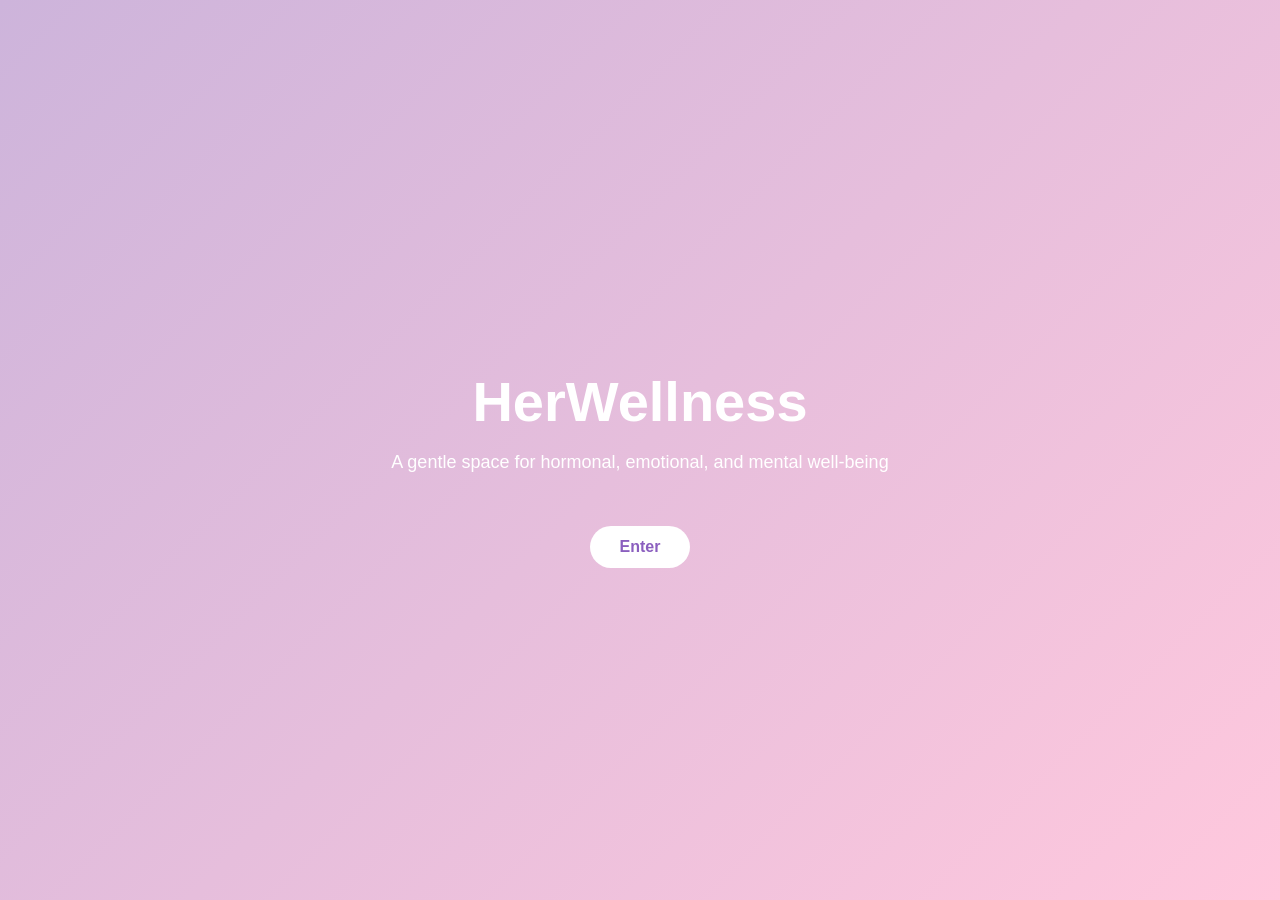
<file: index.html>
<!DOCTYPE html>
<html lang="en">
<head>
  <meta charset="UTF-8">
  <title>HerWellness</title>
  <meta name="viewport" content="width=device-width, initial-scale=1.0">

  <style>
    * {
      box-sizing: border-box;
      font-family: "Segoe UI", sans-serif;
    }

    body {
      margin: 0;
      height: 100vh;
      background: linear-gradient(135deg, #cdb4db, #ffc8dd);
      display: flex;
      justify-content: center;
      align-items: center;
      color: #fff;
      overflow: hidden;
    }

    .landing {
      text-align: center;
      max-width: 700px;
      padding: 20px;
    }

    /* Text animations */
    .title {
      font-size: 56px;
      font-weight: 700;
      margin-bottom: 15px;
      opacity: 0;
      animation: fadeUp 1.4s ease forwards;
    }

    .tagline {
      font-size: 18px;
      opacity: 0;
      animation: fadeUp 1.4s ease forwards;
      animation-delay: 0.6s;
    }

    .enter-btn {
      display: inline-block;
      margin-top: 35px;
      padding: 12px 30px;
      background: #fff;
      color: #8b5fbf;
      border-radius: 30px;
      text-decoration: none;
      font-weight: 600;
      opacity: 0;
      animation: fadeUp 1.4s ease forwards;
      animation-delay: 1.2s;
    }

    @keyframes fadeUp {
      from {
        opacity: 0;
        transform: translateY(25px);
      }
      to {
        opacity: 1;
        transform: translateY(0);
      }
    }

    /* Mobile */
    @media (max-width: 600px) {
      .title {
        font-size: 42px;
      }

    
      .tagline {
        font-size: 16px;
      }
    }
  </style>
</head>

<body>

  <div class="landing">
    <h1 class="title">HerWellness</h1>
    <p class="tagline">
      A gentle space for hormonal, emotional, and mental well-being
    </p>
    <a href="home.html" class="enter-btn">Enter</a>
  </div>

</body>
</html>
</file>
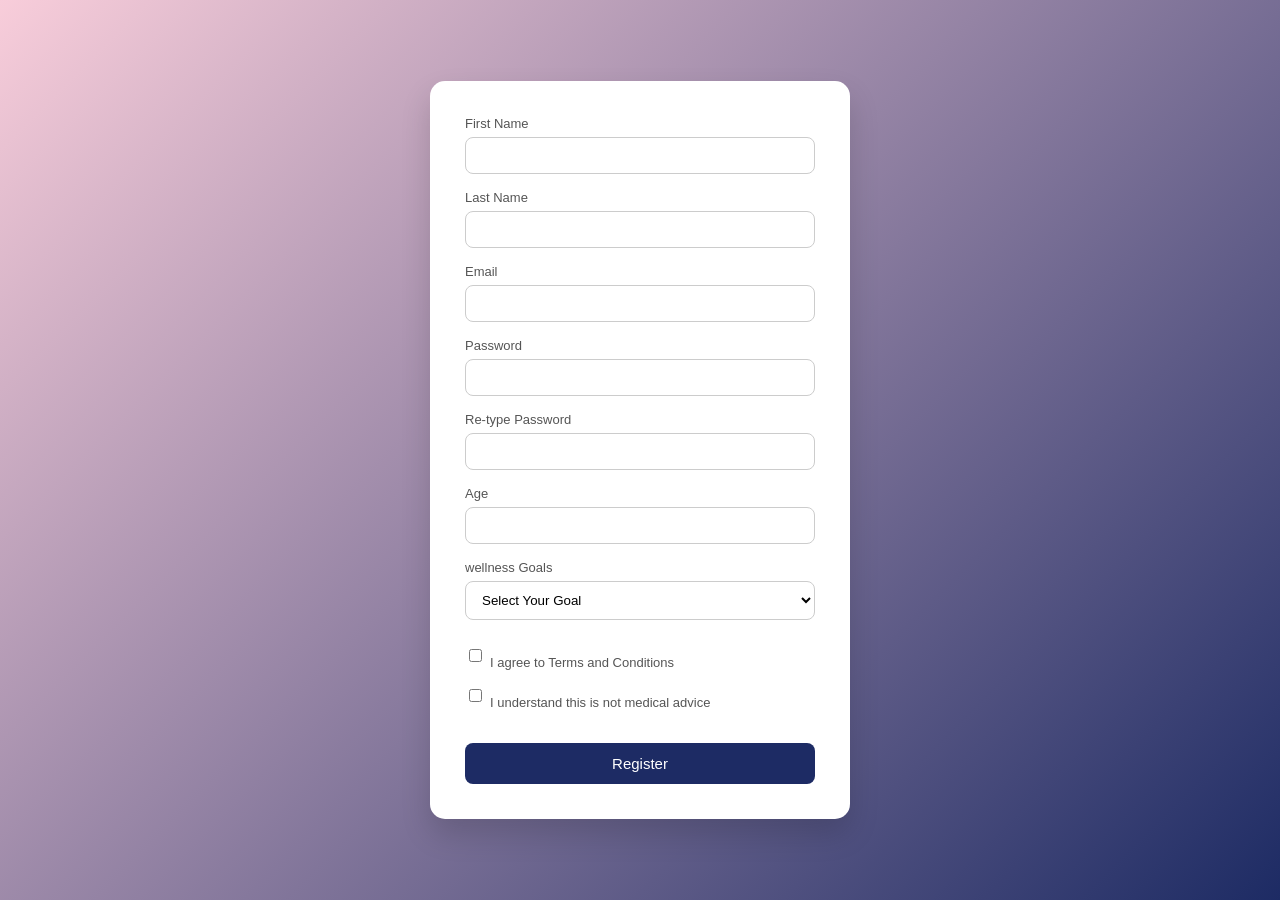
<file: home.html>
<!DOCTYPE html>
<html lang="en">

<head>
  <meta charset="UTF-8">
  <title>HerWellness | A Gentle Wellness Space</title>

  <meta name="viewport" content="width=device-width, initial-scale=1.0">
  <meta name="description"
    content="HerWellness supports women with PCOS/PCOD through emotional awareness and gentle self-care.">

  <link rel="stylesheet" href="css.css">

</head>

<body>
  <header class="navbar">
    <div class="logo">HerWellness</div>
    <nav class="nav-links" id="navLinks">
      <a href="home.html">Home</a>
      <a href="journal.html">Journal</a>
      <a href="pcos.html">PCOS</a>
      <a href="selfcare.html">Self-Care</a>
      <a href="period.html">Period Tracker</a>
      <a href="login.html">Login</a>
      <a href="register.html">Register</a>
      <a href="about.html">About Us</a>
      <a href="contact.html">Contact Us</a>
       <button class="logout-btn" onclick="logout()">Logout</button>

    </nav>
    <div class="menu-toggle" onclick="toggleMenu()">☰</div>
  </header>


  <!-- FEATURES -->
  <span id="welcomeUser"></span>
  <section class="features">
    <h2>What HerWellness Supports</h2>

    <div class="carousel">
      <div class="carousel-track">

        <div class="card">
          <h3>🌸 PCOS Awareness</h3>
          <p>Understand PCOS, symptoms, emotional changes, and hormonal health.</p>
        </div>

        <div class="card">
          <h3>🌙 Emotional & Cycle Journal</h3>
          <p>Track moods and energy gently, without pressure or judgment.</p>
        </div>

        <div class="card">
          <h3>🤍 Gentle Self-Care</h3>
          <p>Care to make your body feel loved and understood.</p>
        </div>
        <div class="card">
          <h3>🩸 Period Tracker</h3>
          <p>Track your cycle, next period date, and hormonal phases gently.</p>
          <a href="period.html" class="card-btn">Track Now</a>
        </div>
      </div>
    </div>
  </section>
  <!-- MOOD CHECK -->
  <section class="mood-section">
    <h2>How are you feeling today?</h2>

    <div class="moods">
      <button class="mood-btn" data-mood="calm">😌 Calm</button>
      <button class="mood-btn" data-mood="tired">😴 Tired</button>
      <button class="mood-btn" data-mood="anxious">😟 Anxious</button>
      <button class="mood-btn" data-mood="low">💔 Low</button>
      <button class="mood-btn" data-mood="okay">😊 Okay</button>
    </div>
    <p id="moodMessage" class="mood-message"></p>
  </section>



  <!-- FOOTER -->
  <footer class="footer">
    <p>Built with 🌷 by Bushra | HerWellness © 2026</p>
  </footer>

  <script src="index4.js">
  
    const user = JSON.parse(localStorage.getItem("herwellnessUser"));

    if (user && user.isLoggedIn) {
        document.getElementById("welcomeUser").innerText =
            "Welcome back, " + user.first + " 🌸";
    } else {
        window.location.href = "register.html";
    }

  </script>

</body>

</html>
</file>
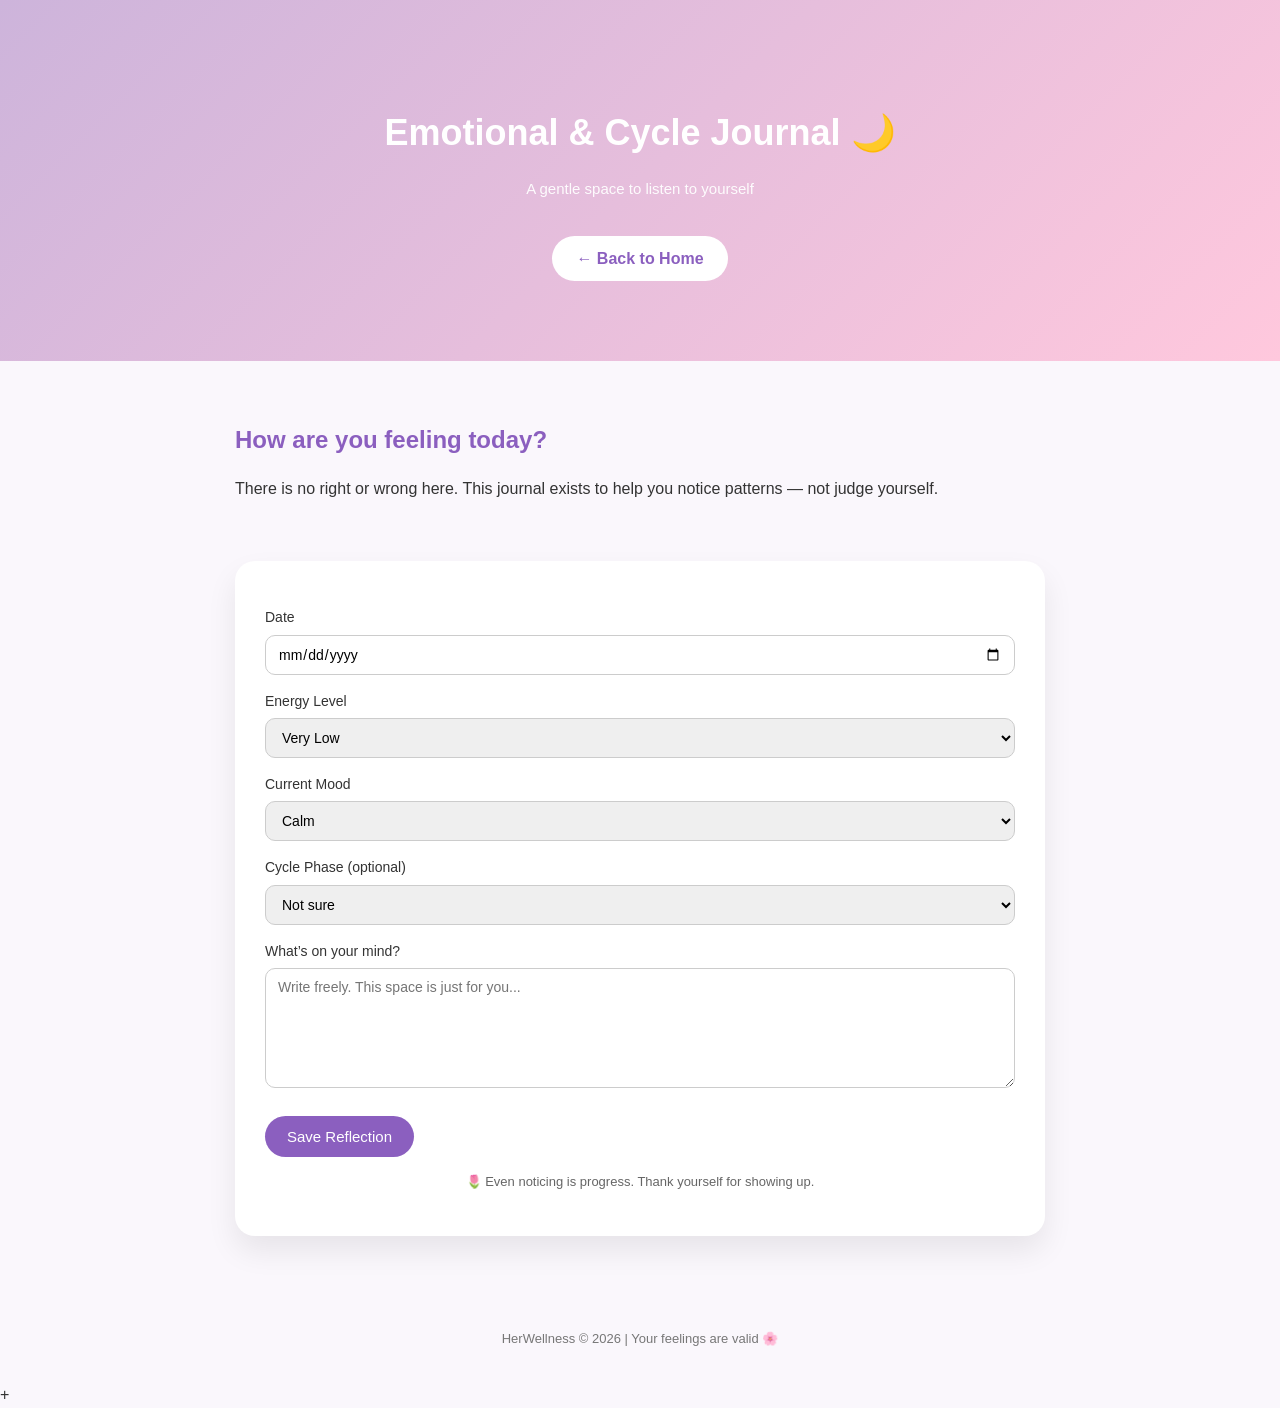
<file: journal.html>
<!DOCTYPE html>
<html lang="en">

<head>
    <meta charset="UTF-8">
    <title>Emotional & Cycle Journal | HerWellness</title>
    <meta name="viewport" content="width=device-width, initial-scale=1.0">

   
    <style>
        * {
            box-sizing: border-box;
            font-family: "Segoe UI", sans-serif;
        }

        body {
            margin: 0;
            background: #faf7fc;
            color: #333;
            line-height: 1.6;
        }

        /* Hero */
        .hero {
            background: linear-gradient(135deg, #cdb4db, #ffc8dd);
            padding: 80px 20px;
            text-align: center;
            color: #fff;
        }

        .hero h1 {
            font-size: 36px;
            margin-bottom: 10px;
        }

        .hero p {
            font-size: 15px;
            opacity: 0.95;
        }

        .primary-btn {
            display: inline-block;
            margin-top: 20px;
            padding: 10px 24px;
            background: #fff;
            color: #8b5fbf;
            border-radius: 30px;
            text-decoration: none;
            font-weight: 600;
        }

        /* Sections */
        .section {
            max-width: 850px;
            margin: 60px auto;
            padding: 0 20px;
        }

        .section h2 {
            color: #8b5fbf;
            margin-bottom: 10px;
        }

        /* Journal Card */
        .journal-card {
            background: #fff;
            padding: 30px;
            border-radius: 20px;
            box-shadow: 0 15px 30px rgba(0, 0, 0, 0.08);
        }

        .journal-card label {
            display: block;
            margin-top: 15px;
            margin-bottom: 6px;
            font-size: 14px;
        }


        .journal-card input,
        .journal-card select,
        .journal-card textarea {
            width: 100%;
            padding: 10px 12px;
            border-radius: 10px;
            border: 1px solid #ccc;
            font-size: 14px;
        }

        .journal-card textarea {
            min-height: 120px;
            resize: vertical;
        }

        .journal-card button {
            margin-top: 20px;
            padding: 12px 22px;
            background: #8b5fbf;
            color: #fff;
            border: none;
            border-radius: 25px;
            font-size: 15px;
            cursor: pointer;
        }

        .journal-card button:hover {
            background: #7a4fb0;
        }

        .note {
            margin-top: 15px;
            font-size: 13px;
            color: #666;
            text-align: center;
        }

        /* Footer */
        .footer {
            text-align: center;
            padding: 20px;
            font-size: 13px;
            color: #777;
        }

        /* Responsive */
        @media (max-width: 600px) {
            .hero h1 {
                font-size: 28px;
            }
        }

        .page-content {
            padding-top: 80px;
        }
    </style>




</head>

<body>


    <!-- Hero -->
    <header class="hero">
        <h1>Emotional & Cycle Journal 🌙</h1>
        <p>A gentle space to listen to yourself</p>
        <a href="index.html" class="primary-btn">← Back to Home</a>
    </header>

    <!-- Intro -->
    <section class="section">
        <h2>How are you feeling today?</h2>
        <p>
            There is no right or wrong here.
            This journal exists to help you notice patterns — not judge yourself.
        </p>
    </section>

    <!-- Journal Card -->
    <section class="section">
        <div class="journal-card">

            <label>Date</label>
            <input type="date">

            <label>Energy Level</label>
            <select>
                <option>Very Low</option>
                <option>Low</option>
                <option>Okay</option>
                <option>Good</option>
                <option>High</option>
            </select>

            <label>Current Mood</label>
            <select>
                <option>Calm</option>
                <option>Anxious</option>
                <option>Sad</option>
                <option>Irritated</option>
                <option>Happy</option>
                <option>Overwhelmed</option>
            </select>

            <label>Cycle Phase (optional)</label>
            <select>
                <option>Not sure</option>
                <option>Menstrual</option>
                <option>Follicular</option>
                <option>Ovulation</option>
                <option>Luteal</option>
            </select>

            <label>What’s on your mind?</label>
            <textarea id="journalText" placeholder="Write freely. This space is just for you..."></textarea>


            <button>Save Reflection</button>

            <p class="note">
                🌷 Even noticing is progress. Thank yourself for showing up.
            </p>

        </div>



    </section>

    <!-- Footer -->
    <footer class="footer">
        <p>HerWellness © 2026 | Your feelings are valid 🌸</p>
    </footer>


    <script>
        const params = new URLSearchParams(window.location.search);
        const promptType = params.get("prompt");

        const journalText = document.getElementById("journalText");

        if (promptType === "stress") {
            journalText.value =
                "What has been stressing me lately?\nWhere do I feel tension in my body?\nWhat might help me feel a little safer today?";
        }

        if (promptType === "rest") {
            journalText.value =
                "How has my sleep been recently?\nWhere am I pushing myself too hard?\nWhat kind of rest do I need right now?";
        }
    </script>
+
</body>

</html>
</file>
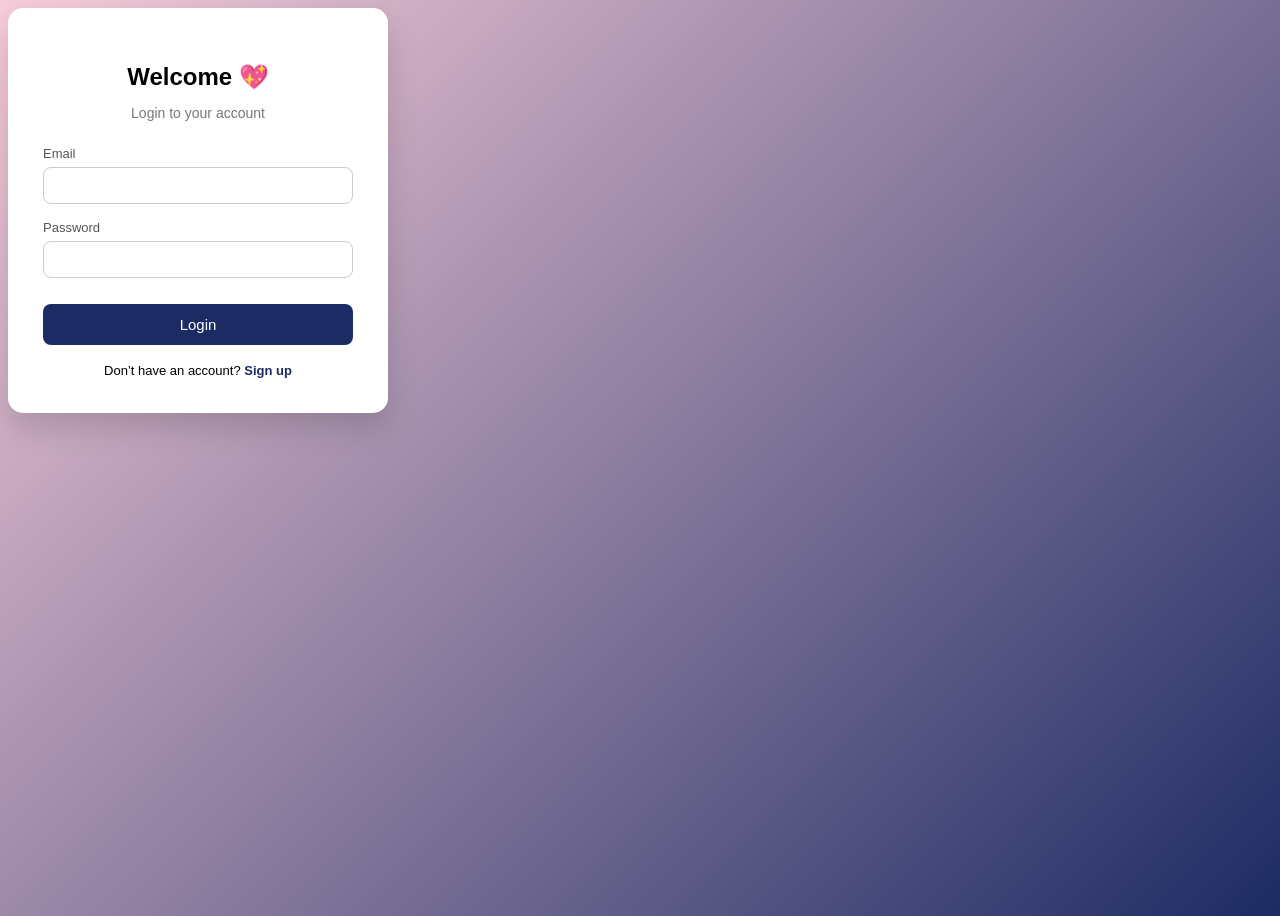
<file: login.html>
<!DOCTYPE html>
<html lang="en">

<head>
  <meta charset="UTF-8">
  <title>Login | Signup</title>
  <meta name="viewport" content="width=device-width, initial-scale=1.0">
 

  <style>
    * {
      box-sizing: border-box;
      font-family: "Segoe UI", sans-serif;
    }

    body {
      height: 100vh;
      background: linear-gradient(135deg, #f8cdda, #1d2b64);
    }

    .page-content {
      padding-top: 80px;
    }


    .card {
      background: #fff;
      width: 100%;
      max-width: 380px;
      padding: 35px;
      border-radius: 15px;
      box-shadow: 0 15px 30px rgba(0, 0, 0, 0.15);
    }

    .card h2 {
      text-align: center;
      margin-bottom: 8px;
    }

    .card p {
      text-align: center;
      font-size: 14px;
      color: #777;
      margin-bottom: 25px;
    }

    .input-group {
      margin-bottom: 16px;
    }

    label {
      font-size: 13px;
      color: #555;
      margin-bottom: 6px;
      display: block;
    }

    input {
      width: 100%;
      padding: 10px 12px;
      border-radius: 8px;
      border: 1px solid #ccc;
      outline: none;
    }

    input:focus {
      border-color: #1d2b64;
      box-shadow: 0 0 0 2px rgba(29, 43, 100, 0.1);
    }

    button {
      width: 100%;
      padding: 12px;
      border: none;
      border-radius: 8px;
      background: #1d2b64;
      color: white;
      font-size: 15px;
      cursor: pointer;
      margin-top: 10px;
    }

    button:hover {
      background: #16204a;
    }

    .toggle-text {
      text-align: center;
      margin-top: 18px;
      font-size: 13px;
    }

    .toggle-text span {
      color: #1d2b64;
      cursor: pointer;
      font-weight: 600;
    }

    .error {
      color: red;
      text-align: center;
      font-size: 13px;
      margin-top: 10px;
      display: none;
    }

    .signup {
      display: none;
    }
  </style>
</head>

<body>

  <div class="card">

    <!-- LOGIN -->
    <div class="login">
      <h2>Welcome 💖</h2>
      <p>Login to your account</p>

      <div class="input-group">
        <label>Email</label>
        <input type="email" id="loginEmail">
      </div>

      <div class="input-group">
        <label>Password</label>
        <input type="password" id="loginPassword">
      </div>

      <button onclick="login()">Login</button>

      <div class="error" id="loginError">Please fill all fields</div>

      <div class="toggle-text">
        Don’t have an account?
        <span onclick="showSignup()">Sign up</span>
      </div>
    </div>

    <!-- SIGNUP -->
    <div class="signup">
      <h2>Create Account 🌸</h2>
      <p>Join us today</p>

      <div class="input-group">
        <label>Full Name</label>
        <input type="text" id="signupName">
      </div>

      <div class="input-group">
        <label>Email</label>
        <input type="email" id="signupEmail">
      </div>

      <div class="input-group">
        <label>Password</label>
        <input type="password" id="signupPassword">
      </div>

      <button onclick="signup()">Sign Up</button>

      <div class="error" id="signupError">Please fill all fields</div>

      <div class="toggle-text">
        Already have an account?
        <span onclick="showLogin()">Login</span>
      </div>
    </div>

  </div>

  <script>
    const loginBox = document.querySelector(".login");
    const signupBox = document.querySelector(".signup");

    function showSignup() {
      loginBox.style.display = "none";
      signupBox.style.display = "block";
    }

    function showLogin() {
      signupBox.style.display = "none";
      loginBox.style.display = "block";
    }

    function login() {
      const email = loginEmail.value.trim();
      const password = loginPassword.value.trim();

      if (!email || !password) {
        loginError.style.display = "block";
      } else {
        loginError.style.display = "none";
        alert("Login successful!");
      }
    }

    function signup() {
      const name = signupName.value.trim();
      const email = signupEmail.value.trim();
      const password = signupPassword.value.trim();

      if (!name || !email || !password) {
        signupError.style.display = "block";
      } else {
        signupError.style.display = "none";
        alert("Account created successfully!");
        showLogin();
      }
    }
  </script>

</body>

</html>
</file>
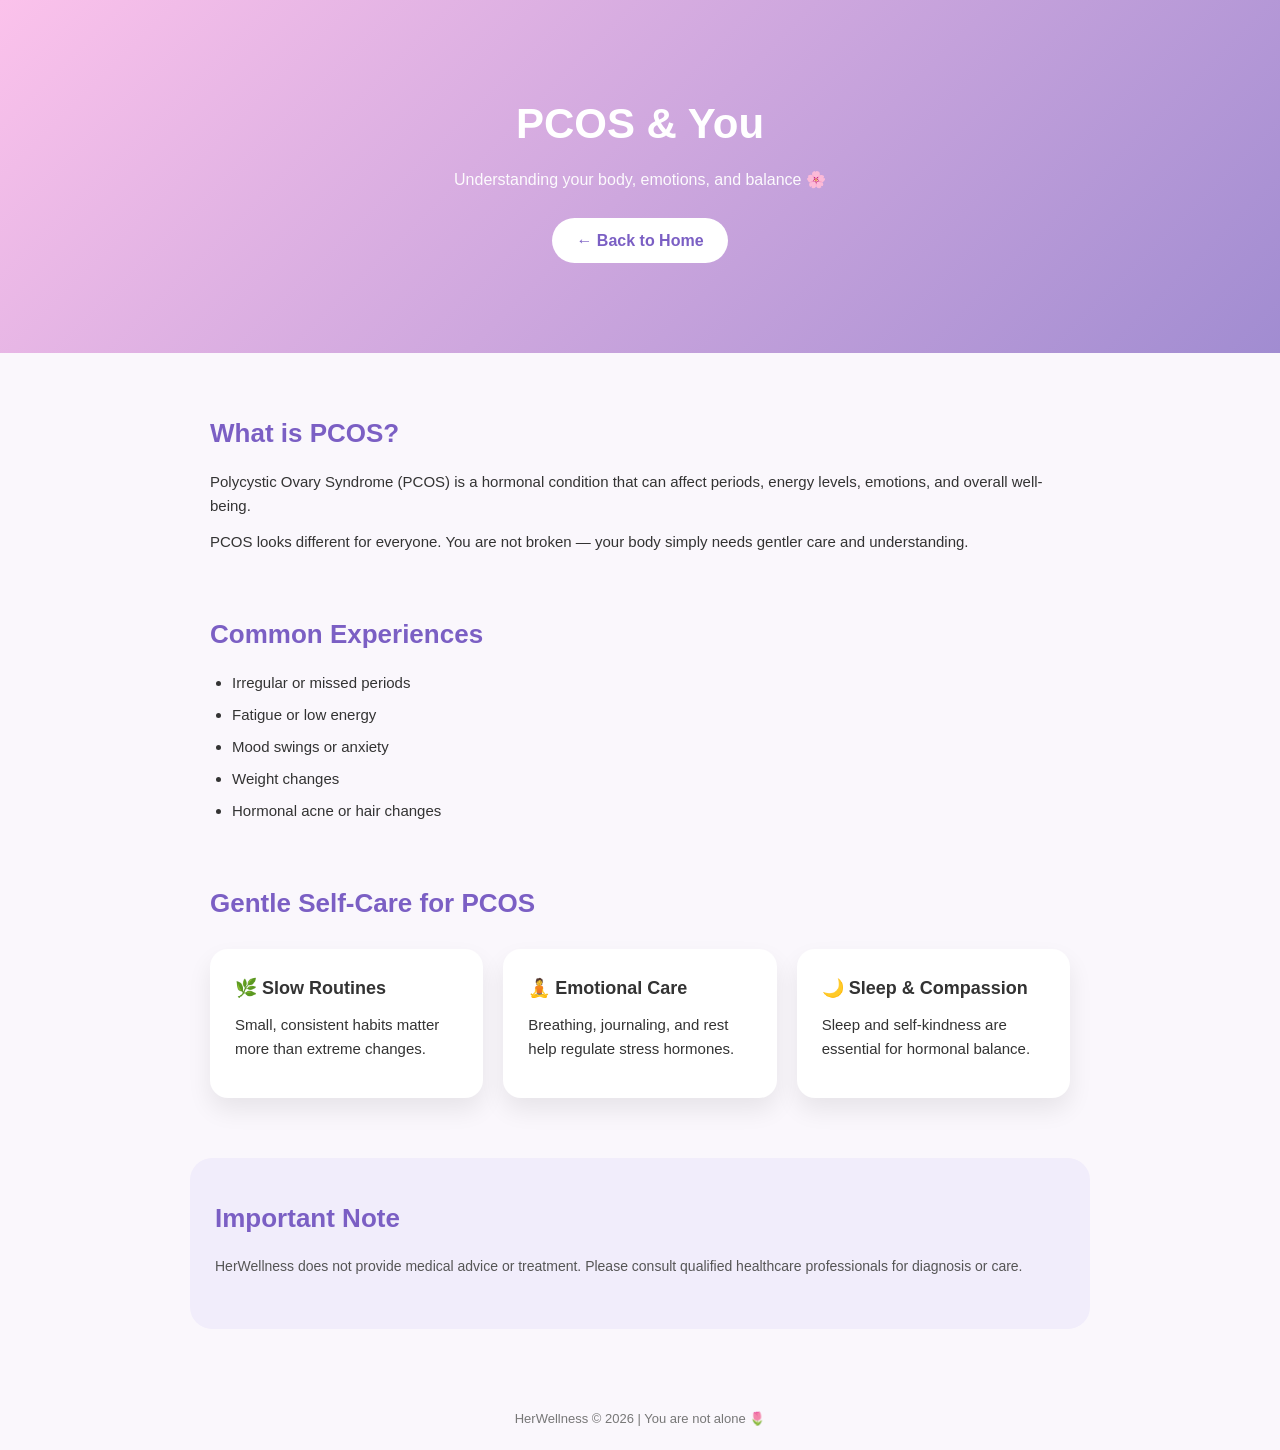
<file: pcos.html>
<!DOCTYPE html>
<html lang="en">
<head>
  <meta charset="UTF-8">
  <title>PCOS Support | HerWellness</title>

  <meta name="viewport" content="width=device-width, initial-scale=1.0">
  <link rel="stylesheet" href="pcos.css">
  

  

</head>
<body>

  <header class="hero">
    <div class="hero-content">
      <h1>PCOS & You</h1>
      <p class="tagline">Understanding your body, emotions, and balance 🌸</p>
      <a href="index.html" class="primary-btn">← Back to Home</a>
    </div>
  </header>

  <section class="section">
    <h2>What is PCOS?</h2>
    <p>
      Polycystic Ovary Syndrome (PCOS) is a hormonal condition that can affect
      periods, energy levels, emotions, and overall well-being.
    </p>
    <p>
      PCOS looks different for everyone. You are not broken — your body simply
      needs gentler care and understanding.
    </p>
  </section>

  <section class="section">
    <h2>Common Experiences</h2>
    <ul class="why-list">
      <li>Irregular or missed periods</li>
      <li>Fatigue or low energy</li>
      <li>Mood swings or anxiety</li>
      <li>Weight changes</li>
      <li>Hormonal acne or hair changes</li>
    </ul>
  </section>

  <section class="section">
    <h2>Gentle Self-Care for PCOS</h2>

    <div class="feature-grid">
      <div class="card">
        <h3>🌿 Slow Routines</h3>
        <p>Small, consistent habits matter more than extreme changes.</p>
      </div>

      <div class="card">
        <h3>🧘 Emotional Care</h3>
        <p>Breathing, journaling, and rest help regulate stress hormones.</p>
      </div>

      <div class="card">
        <h3>🌙 Sleep & Compassion</h3>
        <p>Sleep and self-kindness are essential for hormonal balance.</p>
      </div>
    </div>
  </section>

  <section class="section disclaimer">
    <h2>Important Note</h2>
    <p>
      HerWellness does not provide medical advice or treatment.
      Please consult qualified healthcare professionals for diagnosis or care.
    </p>
  </section>

  <footer class="footer">
    <p>HerWellness © 2026 | You are not alone 🌷</p>
  </footer>

</body>
</html>
</file>
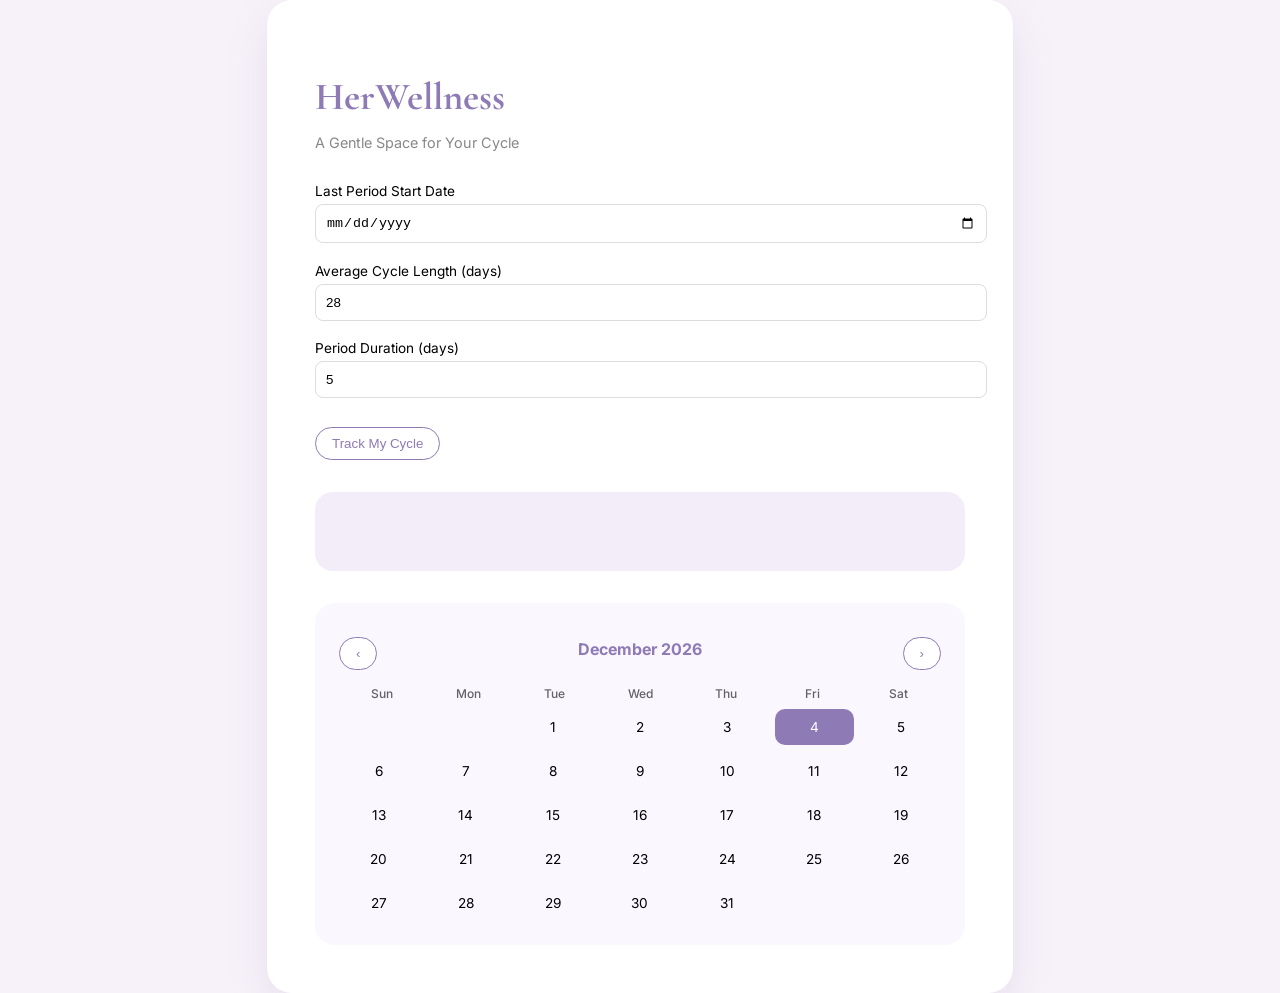
<file: period.html>
<!DOCTYPE html>
<html lang="en">

<head>
    <meta charset="UTF-8">
    <meta name="viewport" content="width=device-width, initial-scale=1.0">
    <title>HerWellness | Cycle Insight</title>

    <link
        href="https://fonts.googleapis.com/css2?family=Cormorant+Garamond:wght@500;600&family=Inter:wght@300;400&display=swap"
        rel="stylesheet">

    <style>
        :root {
            --lavender: #8e7ab5;
            --soft-lavender: #f3edf9;
            --cream: #f7f2f9;
            --period-red: 220, 53, 69;
        }

        body {
            margin: 0;
            font-family: 'Inter', sans-serif;
            background: var(--cream);
            display: flex;
            justify-content: center;
            align-items: center;
            min-height: 100vh;
        }

        .container {
            background: white;
            padding: 3rem;
            border-radius: 25px;
            box-shadow: 0 15px 40px rgba(142, 122, 181, 0.15);
            max-width: 650px;
            width: 90%;
        }

        h1 {
            font-family: 'Cormorant Garamond', serif;
            font-size: 2.4rem;
            color: var(--lavender);
            margin-bottom: 5px;
        }

        .subtitle {
            font-size: 0.9rem;
            color: #888;
            margin-bottom: 2rem;
        }

        .input-group {
            margin-bottom: 1.2rem;
        }

        label {
            font-size: 0.85rem;
            display: block;
            margin-bottom: 5px;
        }

        input {
            width: 100%;
            padding: 10px;
            border-radius: 8px;
            border: 1px solid #ddd;
        }

        button {
            margin-top: 10px;
            padding: 8px 16px;
            border-radius: 25px;
            border: 1.5px solid var(--lavender);
            background: white;
            color: var(--lavender);
            cursor: pointer;
            transition: 0.3s;
        }

        button:hover {
            background: var(--lavender);
            color: white;
        }

        .result-bar {
            margin-top: 1rem;
            font-size: 0.9rem;
            color: var(--lavender);
            font-weight: 500;
        }

        .phase-display {
            background: var(--soft-lavender);
            padding: 2rem;
            border-radius: 18px;
            margin-top: 2rem;
        }

        #phase-name {
            font-size: 1.3rem;
            font-weight: 600;
            color: var(--lavender);
        }

        .details {
            margin-top: 15px;
            font-size: 0.9rem;
            line-height: 1.6;
        }

        /* Calendar Styling */

        .calendar {
            margin-top: 2rem;
            border-radius: 20px;
            padding: 1.5rem;
            background: #faf7ff;
        }

        .calendar-header {
            display: flex;
            justify-content: space-between;
            align-items: center;
        }

        .calendar-header h3 {
            margin: 0;
            font-size: 1rem;
            color: var(--lavender);
        }

        .weekday-row {
            display: grid;
            grid-template-columns: repeat(7, 1fr);
            margin-top: 1rem;
            font-size: 0.75rem;
            text-align: center;
            opacity: 0.6;
            font-weight: 500;
        }

        .calendar-grid {
            margin-top: 0.5rem;
            display: grid;
            grid-template-columns: repeat(7, 1fr);
            gap: 8px;
        }

        .calendar-grid div {
            padding: 10px 0;
            border-radius: 10px;
            text-align: center;
            transition: 0.2s ease;
            font-size: 0.85rem;
        }

        .calendar-grid div:hover {
            background: var(--soft-lavender);
            cursor: pointer;
        }

        .today {
            background: var(--lavender);
            color: white;
        }

    </style>
</head>

<body>

    <div class="container">

        <h1>HerWellness</h1>
        <p class="subtitle">A Gentle Space for Your Cycle</p>

        <div class="input-group">
            <label>Last Period Start Date</label>
            <input type="date" id="last-period">
        </div>

        <div class="input-group">
            <label>Average Cycle Length (days)</label>
            <input type="number" id="cycle-length" value="28">
        </div>

        <div class="input-group">
            <label>Period Duration (days)</label>
            <input type="number" id="period-length" value="5">
        </div>

        <button onclick="calculateCycle()">Track My Cycle</button>

        <div class="result-bar" id="next-period"></div>

        <div class="phase-display">
            <div id="cycle-day"></div>
            <div id="phase-name"></div>
            <div class="details" id="phase-details"></div>
        </div>

        <div class="calendar">
            <div class="calendar-header">
                <button onclick="changeMonth(-1)">‹</button>
                <h3 id="month-year"></h3>
                <button onclick="changeMonth(1)">›</button>
            </div>

            <div class="weekday-row">
                <div>Sun</div>
                <div>Mon</div>
                <div>Tue</div>
                <div>Wed</div>
                <div>Thu</div>
                <div>Fri</div>
                <div>Sat</div>
            </div>

            <div class="calendar-grid" id="calendar"></div>
        </div>

    </div>

    <script>

        let currentMonth = new Date().getMonth();
        let currentYear = new Date().getFullYear();
        let storedLastPeriod = null;
        let storedPeriodLength = 0;

        function calculateCycle() {

            const lastPeriodDate = new Date(document.getElementById("last-period").value);
            const cycleLength = parseInt(document.getElementById("cycle-length").value);
            const periodLength = parseInt(document.getElementById("period-length").value);

            storedLastPeriod = lastPeriodDate;
            storedPeriodLength = periodLength;

            const today = new Date();
            const diffDays = Math.floor((today - lastPeriodDate) / (1000 * 60 * 60 * 24));
            const cycleDay = (diffDays % cycleLength) + 1;

            const nextPeriod = new Date(lastPeriodDate);
            nextPeriod.setDate(lastPeriodDate.getDate() + cycleLength);

            document.getElementById("next-period").innerText =
                "Next Period Expected: " + nextPeriod.toDateString();

            document.getElementById("cycle-day").innerText =
                "Today is Cycle Day " + cycleDay;

            generateCalendar();
        }

        function generateCalendar() {

            const calendar = document.getElementById("calendar");
            calendar.innerHTML = "";

            const monthNames = ["January", "February", "March", "April", "May", "June",
                "July", "August", "September", "October", "November", "December"];

            document.getElementById("month-year").innerText =
                monthNames[currentMonth] + " " + currentYear;

            const firstDay = new Date(currentYear, currentMonth, 1).getDay();
            const daysInMonth = new Date(currentYear, currentMonth + 1, 0).getDate();

            for (let i = 0; i < firstDay; i++) {
                calendar.innerHTML += "<div></div>";
            }

            for (let d = 1; d <= daysInMonth; d++) {

                const dayDiv = document.createElement("div");
                dayDiv.innerText = d;

                const thisDate = new Date(currentYear, currentMonth, d);
                const today = new Date();

                if (
                    d === today.getDate() &&
                    currentMonth === today.getMonth() &&
                    currentYear === today.getFullYear()
                ) {
                    dayDiv.classList.add("today");
                }

                if (storedLastPeriod) {
                    const diff = Math.floor((thisDate - storedLastPeriod) / (1000 * 60 * 60 * 24));
                    if (diff >= 0 && diff < storedPeriodLength) {
                        const opacity = 1 - (diff / storedPeriodLength);
                        dayDiv.style.background = `rgba(${getComputedStyle(document.documentElement)
                            .getPropertyValue('--period-red')}, ${opacity})`;
                        dayDiv.style.color = "white";
                    }
                }

                calendar.appendChild(dayDiv);
            }
        }

        function changeMonth(direction) {

            currentMonth += direction;

            if (currentMonth < 0) {
                currentMonth = 11;
                currentYear--;
            }

            if (currentMonth > 11) {
                currentMonth = 0;
                currentYear++;
            }

            generateCalendar();
        }

        generateCalendar();

    </script>

</body>

</html>
</file>
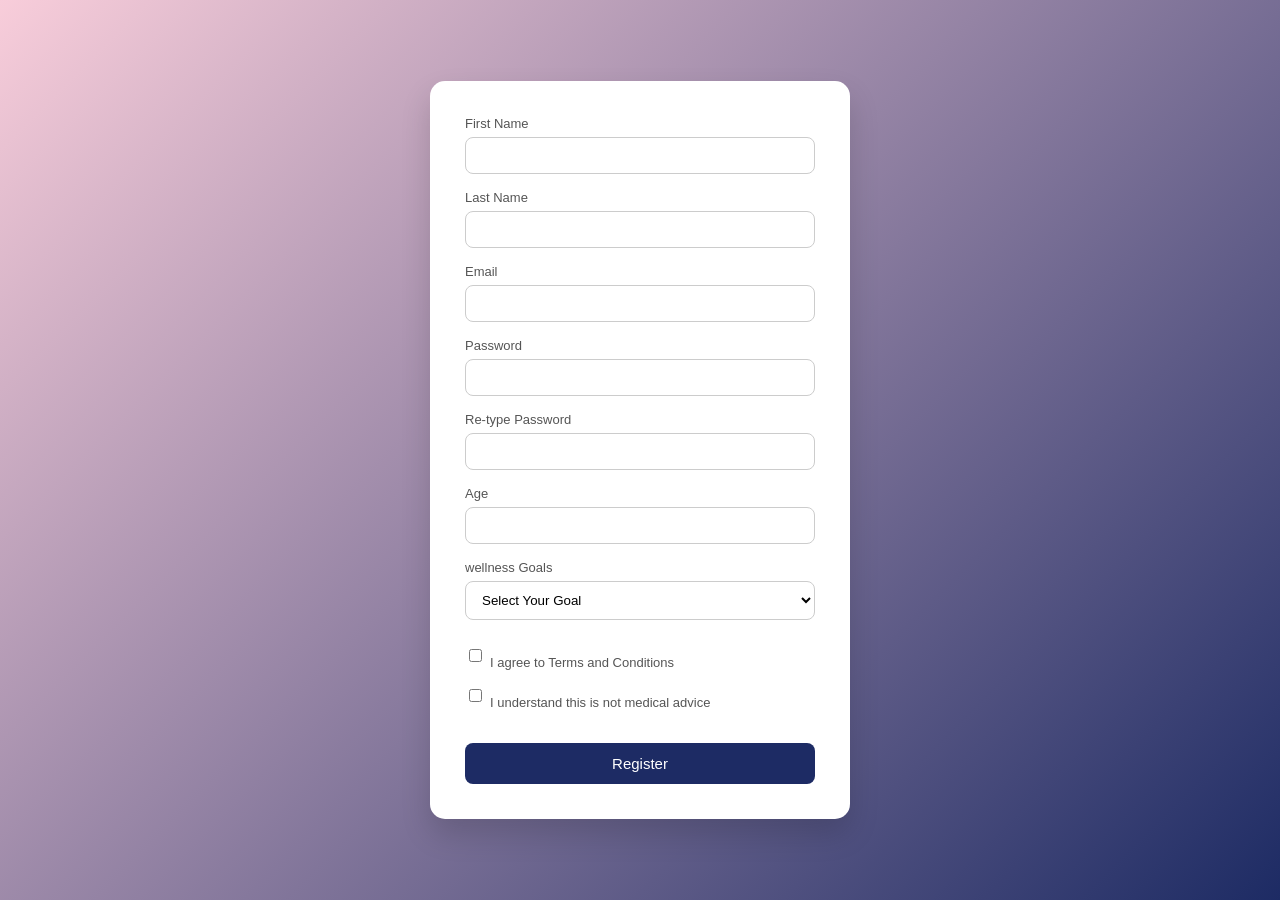
<file: register.html>
<!DOCTYPE html>
<html lang="en">

<head>
    <meta charset="UTF-8">
    <meta name="viewport" content="width=device-width, initial-scale=1.0">
    <title>Registration Form</title>

    <style>
        * {
            box-sizing: border-box;
            font-family: "Segoe UI", sans-serif;
        }

        body {
            margin: 0;
            height: 100vh;
            background: linear-gradient(135deg, #f8cdda, #1d2b64);
            display: flex;
            justify-content: center;
            align-items: center;
        }

        form {
            background: #fff;
            width: 100%;
            max-width: 420px;
            padding: 35px;
            border-radius: 15px;
            box-shadow: 0 15px 30px rgba(0, 0, 0, 0.15);
        }

        h2 {
            text-align: center;
            margin-bottom: 8px;
        }

        form p {
            text-align: center;
            font-size: 14px;
            color: #777;
            margin-bottom: 25px;
        }

        label {
            font-size: 13px;
            color: #555;
            margin-bottom: 6px;
            display: block;
        }

        input,
        select {
            width: 100%;
            padding: 10px 12px;
            border-radius: 8px;
            border: 1px solid #ccc;
            outline: none;
            margin-bottom: 16px;
        }

        input:focus,
        select:focus {
            border-color: #1d2b64;
            box-shadow: 0 0 0 2px rgba(29, 43, 100, 0.1);
        }

        select {
            background-color: #fff;
            cursor: pointer;
        }

        .checkbox-group {
            margin-top: 10px;
            margin-bottom: 15px;
        }

        .checkbox-group label {
            display: flex;
            align-items: center;
            font-size: 13px;
            color: #555;
            margin-bottom: 8px;
            cursor: pointer;
        }

        .checkbox-group input {
            width: auto;
            margin-right: 8px;
        }

        .success-message {
            background: #e6f4ea;
            color: #1d2b64;
            padding: 10px;
            border-radius: 8px;
            font-size: 14px;
            text-align: center;
            margin-bottom: 10px;
            display: none;
            animation: fadeIn 0.4s ease-in-out;
        }

        @keyframes fadeIn {
            from {
                opacity: 0;
                transform: translateY(-5px);
            }

            to {
                opacity: 1;
                transform: translateY(0);
            }
        }

        button {
            width: 100%;
            padding: 12px;
            border: none;
            border-radius: 8px;
            background: #1d2b64;
            color: white;
            font-size: 15px;
            cursor: pointer;
            margin-top: 10px;
            transition: 0.3s ease;
        }

        button:hover {
            background: #16204a;
            transform: translateY(-2px);
        }
    </style>

</head>


<body>

    <form id="registerForm">
        <!--NAME-->
        <label for="first">First Name</label>
        <input type="text" id="first" name="first" required />

        <label for="last"> Last Name </label>
        <input type="text" id="last" name="last" required />

        <!--email-->
        <label for="email">Email </label>
        <input type="email" id="email" name="email" required />

        <!--Password-->
        <label for="password">Password </label>
        <input type="password" id="password" name="password" required />

        <!--Retype Password-->
        <label for="repassword">Re-type Password</label>
        <input type="password" id="repassword" name="repassword" required />


        <!--Age-->
        <label for="age"> Age </label>
        <input type="number" id="age" required>

        <!--Wellness Goals-->
        <label>wellness Goals</label>
        <select id="goal" required>
            <option value="">Select Your Goal</option>
            <option>Hormonal Balance</option>
            <option>PCOS Care</option>
            <option>Weigth Managment</option>
            <option>Mental Wellness</option>
            <option>General Fitness</option>
            <option>Period Tracking</option>

        </select>

        <!--Term Checkbox-->
        <div class="checkbox-group">
            <label>
                <input type="checkbox" id="terms">
                I agree to Terms and Conditions
            </label>

            <label>
                <input type="checkbox" id="medical">
                I understand this is not medical advice
            </label>
        </div>
        <div id="successMessage" class="success-message">
            🌸 Registration Successful! Welcome to HerWellness.
        </div>
        <!--button-->
        <button type="submit">Register</button>
    </form>


    <script>
        const form = document.getElementById("registerForm");
const successMessage = document.getElementById("successMessage");

// 🔐 Auto-login check
window.onload = function () {
    const savedUser = JSON.parse(localStorage.getItem("herwellnessUser"));

    if (savedUser && savedUser.isLoggedIn) {
        window.location.href = "home.html";
        return;
    }

    // Prefill form if partially saved
    if (savedUser) {
        document.getElementById("first").value = savedUser.first || "";
        document.getElementById("last").value = savedUser.last || "";
        document.getElementById("email").value = savedUser.email || "";
        document.getElementById("age").value = savedUser.age || "";
        document.getElementById("goal").value = savedUser.goal || "";
    }
};

// 💾 Save form data live
form.addEventListener("input", function () {
    const userData = JSON.parse(localStorage.getItem("herwellnessUser")) || {};

    userData.first = document.getElementById("first").value;
    userData.last = document.getElementById("last").value;
    userData.email = document.getElementById("email").value;
    userData.age = document.getElementById("age").value;
    userData.goal = document.getElementById("goal").value;

    localStorage.setItem("herwellnessUser", JSON.stringify(userData));
});

form.addEventListener("submit", function (e) {
    e.preventDefault();

    const password = document.getElementById("password").value;
    const repassword = document.getElementById("repassword").value;
    const terms = document.getElementById("terms").checked;
    const medical = document.getElementById("medical").checked;

    if (password !== repassword) {
        alert("Passwords do not match!");
        return;
    }

    if (password.length < 8) {
        alert("Password must be at least 8 characters long.");
        return;
    }

    if (!terms || !medical) {
        alert("Please accept all terms before registering.");
        return;
    }

    // Save final user data + login status
    const finalUserData = {
        first: document.getElementById("first").value,
        last: document.getElementById("last").value,
        email: document.getElementById("email").value,
        age: document.getElementById("age").value,
        goal: document.getElementById("goal").value,
        isLoggedIn: true
    };

    localStorage.setItem("herwellnessUser", JSON.stringify(finalUserData));

    // Show soft success message
    successMessage.style.display = "block";

    // Redirect
    setTimeout(() => {
        window.location.href = "home.html";
    }, 1500);
});
    </script>
</body>

</html>
</file>
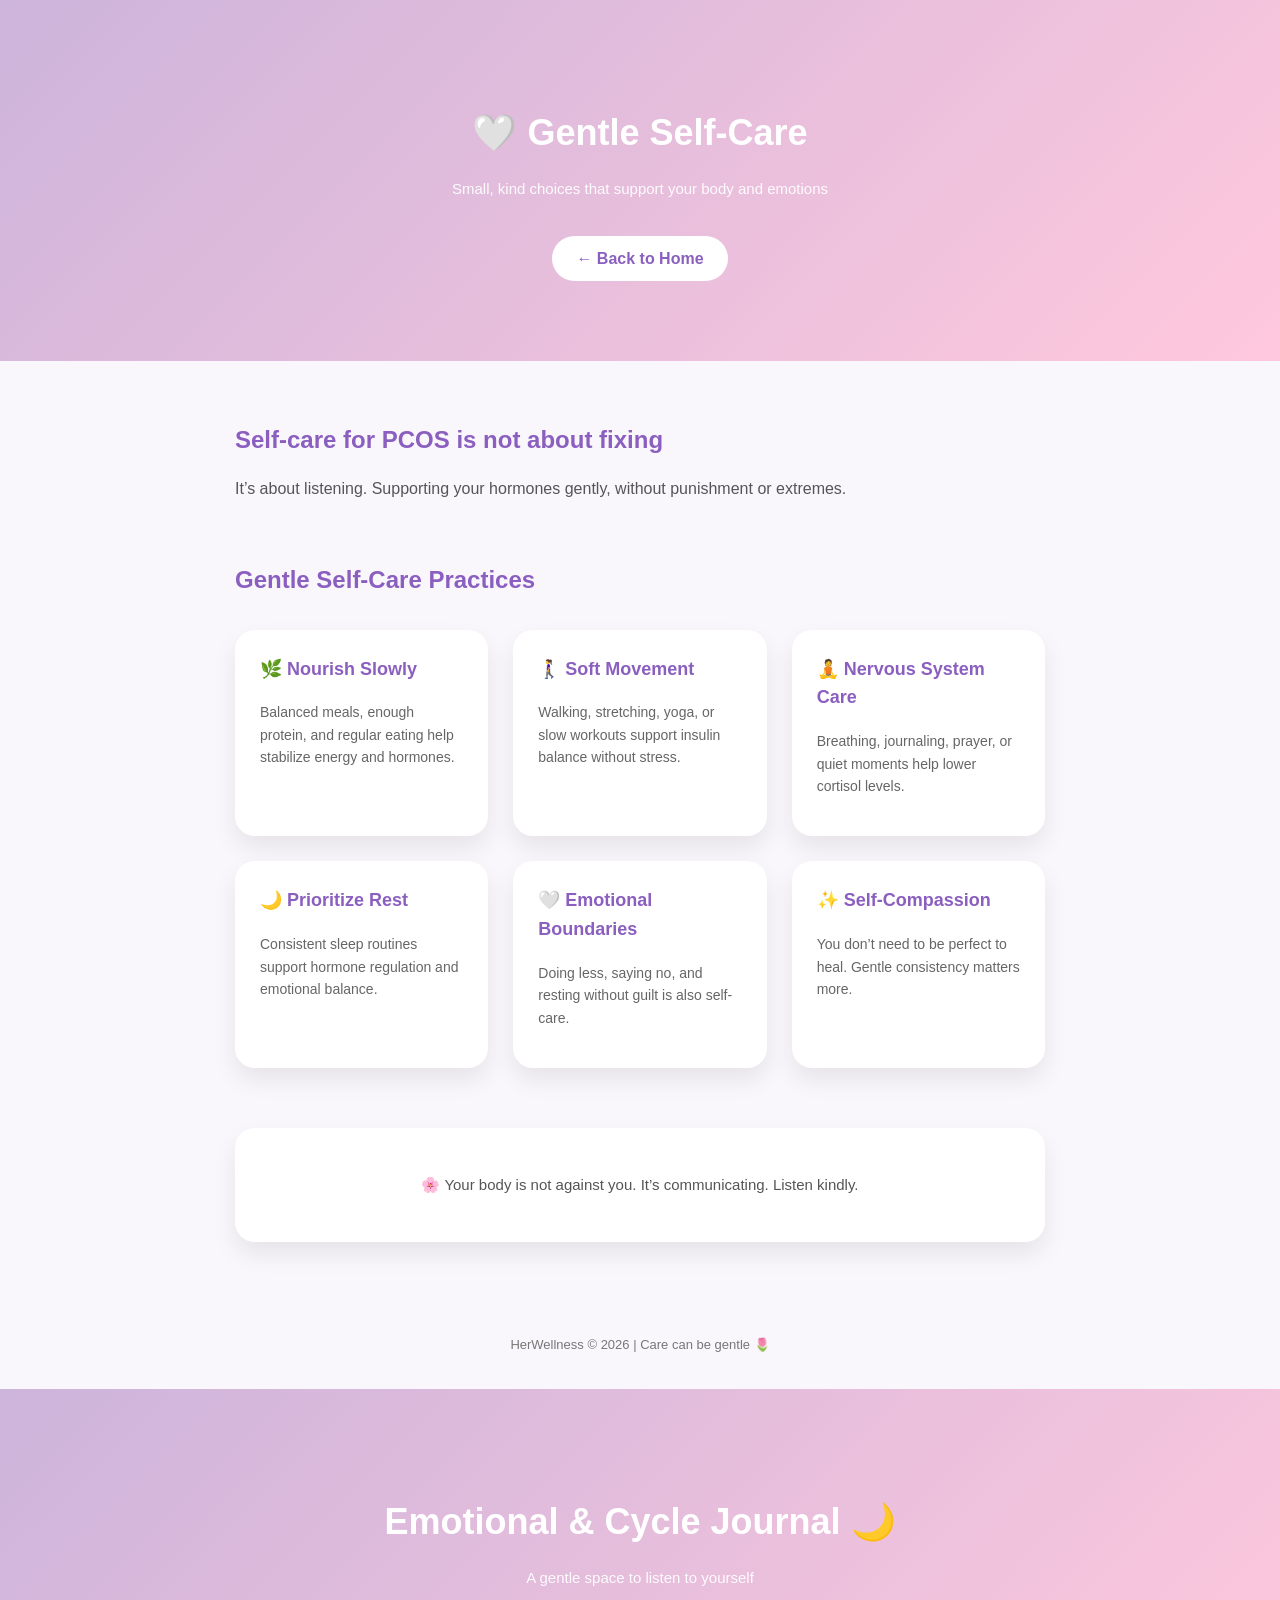
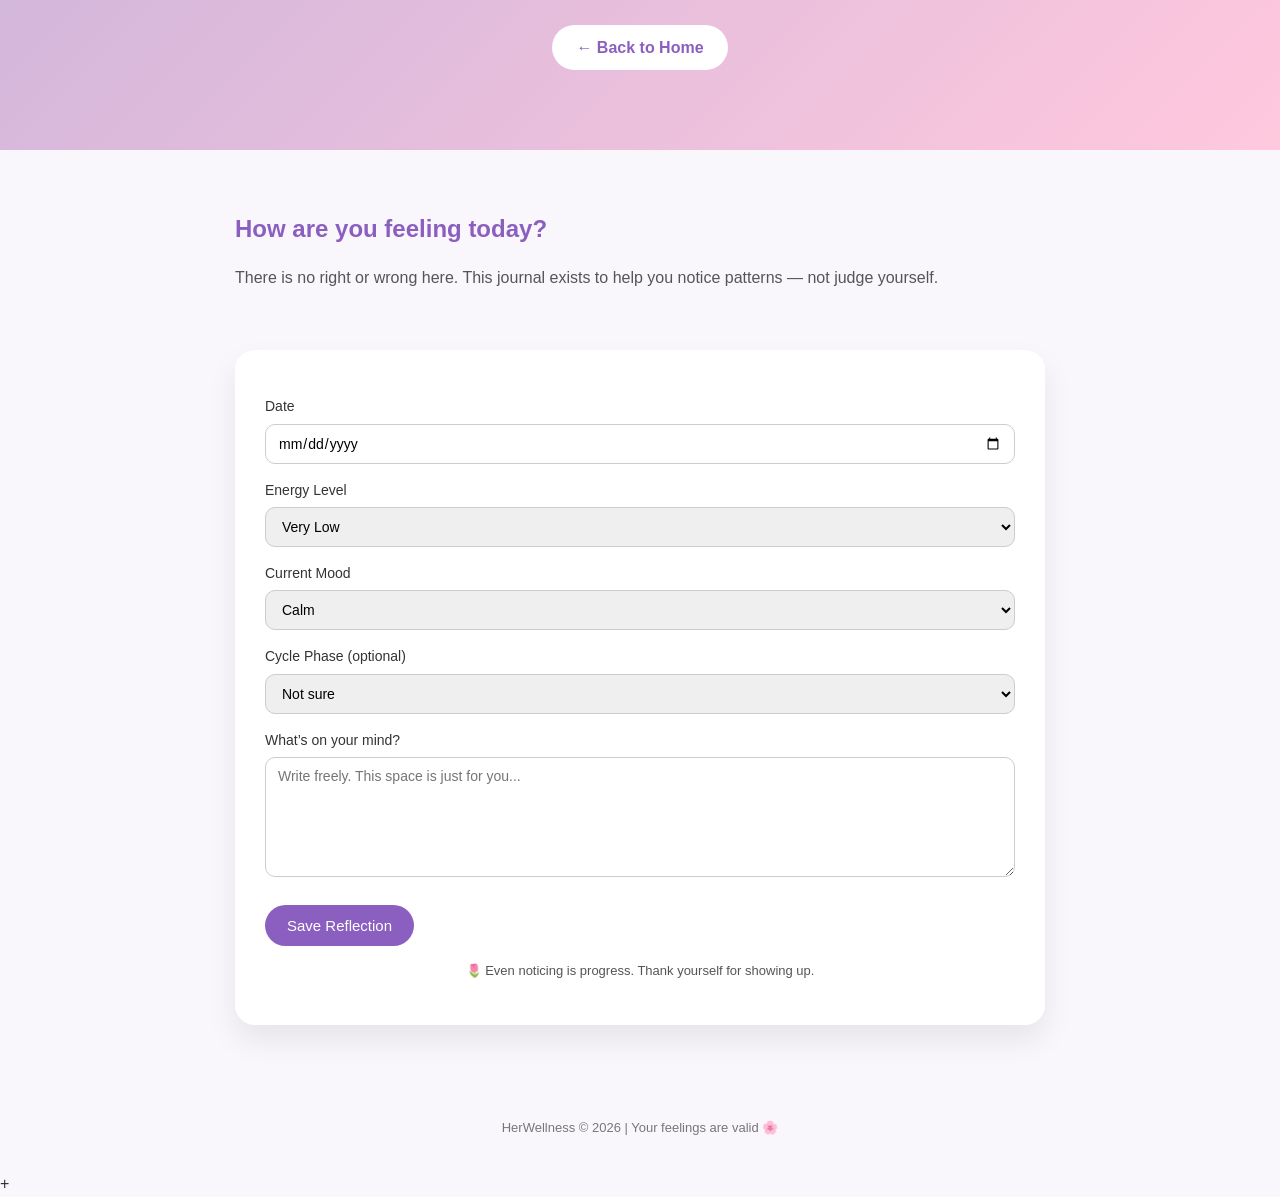
<file: selfcare.html>
<!DOCTYPE html>
<html lang="en">
<head>
  <meta charset="UTF-8">
  <title>Gentle Self-Care | HerWellness</title>
  <meta name="viewport" content="width=device-width, initial-scale=1.0">

  <style>
    * {
      box-sizing: border-box;
      font-family: "Segoe UI", sans-serif;
    }

    body {
      margin: 0;
      background: #faf7fc;
      color: #333;
      line-height: 1.6;
    }

    /* Hero */
    .hero {
      background: linear-gradient(135deg, #bde0fe, #ffc8dd);
      padding: 80px 20px;
      text-align: center;
      color: #fff;
    }

    .hero h1 {
      font-size: 36px;
      margin-bottom: 10px;
    }

    .hero p {
      font-size: 15px;
      opacity: 0.95;
    }

    .primary-btn {
      display: inline-block;
      margin-top: 20px;
      padding: 10px 24px;
      background: #fff;
      color: #6a4c93;
      border-radius: 30px;
      text-decoration: none;
      font-weight: 600;
    }

    /* Sections */
    .section {
      max-width: 1000px;
      margin: 60px auto;
      padding: 0 20px;
    }

    .section h2 {
      color: #6a4c93;
      margin-bottom: 10px;
    }

    .section p {
      color: #555;
    }

    /* Self-care grid */
    .care-grid {
      display: grid;
      grid-template-columns: repeat(auto-fit, minmax(240px, 1fr));
      gap: 25px;
      margin-top: 30px;
    }

    .care-card {
      background: #fff;
      padding: 25px;
      border-radius: 20px;
      box-shadow: 0 12px 25px rgba(0,0,0,0.08);
      transition: transform 0.3s ease, box-shadow 0.3s ease;
    }

    .care-card:hover {
      transform: translateY(-6px);
      box-shadow: 0 18px 35px rgba(0,0,0,0.12);
    }

    .care-card h3 {
      margin-top: 0;
      color: #8b5fbf;
      font-size: 18px;
    }

    .care-card p {
      font-size: 14px;
      color: #666;
    }

    /* Reminder */
    .reminder {
      background: #fff;
      padding: 30px;
      border-radius: 20px;
      margin-top: 50px;
      text-align: center;
      box-shadow: 0 12px 25px rgba(0,0,0,0.08);
    }

    .reminder p {
      font-size: 15px;
      color: #555;
    }

    /* Footer */
    .footer {
      text-align: center;
      padding: 20px;
      font-size: 13px;
      color: #777;
    }

    /* Responsive */
    @media (max-width: 600px) {
      .hero h1 {
        font-size: 28px;
      }
    }
  </style>
</head>

<body>

  <!-- Hero -->
  <header class="hero">
    <h1>🤍 Gentle Self-Care</h1>
    <p>Small, kind choices that support your body and emotions</p>
    <a href="index.html" class="primary-btn">← Back to Home</a>
  </header>

  <!-- Intro -->
  <section class="section">
    <h2>Self-care for PCOS is not about fixing</h2>
    <p>
      It’s about listening.  
      Supporting your hormones gently, without punishment or extremes.
    </p>
  </section>

  <!-- Care Suggestions -->
  <section class="section">
    <h2>Gentle Self-Care Practices</h2>

    <div class="care-grid">

      <div class="care-card">
        <h3>🌿 Nourish Slowly</h3>
        <p>Balanced meals, enough protein, and regular eating help stabilize energy and hormones.</p>
      </div>

      <div class="care-card">
        <h3>🚶‍♀️ Soft Movement</h3>
        <p>Walking, stretching, yoga, or slow workouts support insulin balance without stress.</p>
      </div>

      <div class="care-card">
        <h3>🧘 Nervous System Care</h3>
        <p>Breathing, journaling, prayer, or quiet moments help lower cortisol levels.</p>
      </div>

      <div class="care-card">
        <h3>🌙 Prioritize Rest</h3>
        <p>Consistent sleep routines support hormone regulation and emotional balance.</p>
      </div>

      <div class="care-card">
        <h3>🤍 Emotional Boundaries</h3>
        <p>Doing less, saying no, and resting without guilt is also self-care.</p>
      </div>

      <div class="care-card">
        <h3>✨ Self-Compassion</h3>
        <p>You don’t need to be perfect to heal. Gentle consistency matters more.</p>
      </div>

    </div>
  </section>

  <!-- Reminder -->
  <section class="section">
    <div class="reminder">
      <p>
        🌸 Your body is not against you.  
        It’s communicating. Listen kindly.
      </p>
    </div>
  </section>

  <!-- Footer -->
  <footer class="footer">
    <p>HerWellness © 2026 | Care can be gentle 🌷</p>
  </footer>

</body>
</html>
<!DOCTYPE html>
<html lang="en">

<head>
    <meta charset="UTF-8">
    <title>Emotional & Cycle Journal | HerWellness</title>
    <meta name="viewport" content="width=device-width, initial-scale=1.0">

   
    <style>
        * {
            box-sizing: border-box;
            font-family: "Segoe UI", sans-serif;
        }

        body {
            margin: 0;
            background: #faf7fc;
            color: #333;
            line-height: 1.6;
        }

        /* Hero */
        .hero {
            background: linear-gradient(135deg, #cdb4db, #ffc8dd);
            padding: 80px 20px;
            text-align: center;
            color: #fff;
        }

        .hero h1 {
            font-size: 36px;
            margin-bottom: 10px;
        }

        .hero p {
            font-size: 15px;
            opacity: 0.95;
        }

        .primary-btn {
            display: inline-block;
            margin-top: 20px;
            padding: 10px 24px;
            background: #fff;
            color: #8b5fbf;
            border-radius: 30px;
            text-decoration: none;
            font-weight: 600;
        }

        /* Sections */
        .section {
            max-width: 850px;
            margin: 60px auto;
            padding: 0 20px;
        }

        .section h2 {
            color: #8b5fbf;
            margin-bottom: 10px;
        }

        /* Journal Card */
        .journal-card {
            background: #fff;
            padding: 30px;
            border-radius: 20px;
            box-shadow: 0 15px 30px rgba(0, 0, 0, 0.08);
        }

        .journal-card label {
            display: block;
            margin-top: 15px;
            margin-bottom: 6px;
            font-size: 14px;
        }


        .journal-card input,
        .journal-card select,
        .journal-card textarea {
            width: 100%;
            padding: 10px 12px;
            border-radius: 10px;
            border: 1px solid #ccc;
            font-size: 14px;
        }

        .journal-card textarea {
            min-height: 120px;
            resize: vertical;
        }

        .journal-card button {
            margin-top: 20px;
            padding: 12px 22px;
            background: #8b5fbf;
            color: #fff;
            border: none;
            border-radius: 25px;
            font-size: 15px;
            cursor: pointer;
        }

        .journal-card button:hover {
            background: #7a4fb0;
        }

        .note {
            margin-top: 15px;
            font-size: 13px;
            color: #666;
            text-align: center;
        }

        /* Footer */
        .footer {
            text-align: center;
            padding: 20px;
            font-size: 13px;
            color: #777;
        }

        /* Responsive */
        @media (max-width: 600px) {
            .hero h1 {
                font-size: 28px;
            }
        }

        .page-content {
            padding-top: 80px;
        }
    </style>




</head>

<body>


    <!-- Hero -->
    <header class="hero">
        <h1>Emotional & Cycle Journal 🌙</h1>
        <p>A gentle space to listen to yourself</p>
        <a href="index.html" class="primary-btn">← Back to Home</a>
    </header>

    <!-- Intro -->
    <section class="section">
        <h2>How are you feeling today?</h2>
        <p>
            There is no right or wrong here.
            This journal exists to help you notice patterns — not judge yourself.
        </p>
    </section>

    <!-- Journal Card -->
    <section class="section">
        <div class="journal-card">

            <label>Date</label>
            <input type="date">

            <label>Energy Level</label>
            <select>
                <option>Very Low</option>
                <option>Low</option>
                <option>Okay</option>
                <option>Good</option>
                <option>High</option>
            </select>

            <label>Current Mood</label>
            <select>
                <option>Calm</option>
                <option>Anxious</option>
                <option>Sad</option>
                <option>Irritated</option>
                <option>Happy</option>
                <option>Overwhelmed</option>
            </select>

            <label>Cycle Phase (optional)</label>
            <select>
                <option>Not sure</option>
                <option>Menstrual</option>
                <option>Follicular</option>
                <option>Ovulation</option>
                <option>Luteal</option>
            </select>

            <label>What’s on your mind?</label>
            <textarea id="journalText" placeholder="Write freely. This space is just for you..."></textarea>


            <button>Save Reflection</button>

            <p class="note">
                🌷 Even noticing is progress. Thank yourself for showing up.
            </p>

        </div>



    </section>

    <!-- Footer -->
    <footer class="footer">
        <p>HerWellness © 2026 | Your feelings are valid 🌸</p>
    </footer>


    <script>
        const params = new URLSearchParams(window.location.search);
        const promptType = params.get("prompt");

        const journalText = document.getElementById("journalText");

        if (promptType === "stress") {
            journalText.value =
                "What has been stressing me lately?\nWhere do I feel tension in my body?\nWhat might help me feel a little safer today?";
        }

        if (promptType === "rest") {
            journalText.value =
                "How has my sleep been recently?\nWhere am I pushing myself too hard?\nWhat kind of rest do I need right now?";
        }
    </script>
+
</body>

</html>
</file>
<file: css.css>
body {
  margin: 0;
  font-family: 'Segoe UI', sans-serif;
  background: #faf7f9;
  color: #333;

}



/* HERO */
.hero {
  background: linear-gradient(to bottom, #f3d6e6, #f9ecf2);
  padding: 70px 20px;
  text-align: center;
}

.hero h1 {
  font-size: 2.6rem;
  margin-bottom: 10px;
}

.tagline {
  font-size: 1.05rem;
  opacity: 0.85;
}

/* BUTTON */
.primary-btn {
  display: inline-block;
  margin-top: 25px;
  padding: 12px 26px;
  background: #b565a7;
  color: white;
  border-radius: 25px;
  text-decoration: none;
  border: none;
  cursor: pointer;
  transition: 0.3s;
}

.primary-btn:hover {
  background: #9e4c90;
}

/* LOGIN LINK */
.login-link {
  margin-top: 15px;
  font-size: 0.9rem;
}

.login-link a {
  color: #8a3b7d;
  text-decoration: none;
}

.logout-btn {
  margin-left: 15px;
  padding: 6px 12px;
  border-radius: 6px;
  border: none;
  background: #1d2b64;
  color: white;
  cursor: pointer;
}

.logout-btn:hover {
  background: #16204a;
}

/* MOOD */
.mood-section {
  text-align: center;
  padding: 50px 20px;
}

.moods {
  display: flex;
  justify-content: center;
  gap: 10px;
  flex-wrap: wrap;
}

.mood-btn {
  padding: 10px 16px;
  border-radius: 20px;
  border: 1px solid #ddd;
  background: white;
  cursor: pointer;
}

/* FEATURES */
.features,
.section {
  padding: 50px 20px;
  text-align: center;
}

.feature-grid {
  display: flex;
  gap: 25px;
  justify-content: center;
  flex-wrap: wrap;
  margin-top: 30px;
}

.card {
  width: 260px;
  padding: 25px;
  background: white;
  border-radius: 18px;
  text-decoration: none;
  color: #333;
  box-shadow: 0 8px 20px rgba(0, 0, 0, 0.08);
  transition: 0.3s;
}

.card:hover {
  transform: translateY(-6px);
}

.card-btn {
  display: inline-block;
  margin-top: 10px;
  padding: 8px 14px;
  background: #e88bb3;
  color: white;
  text-decoration: none;
  border-radius: 20px;
  font-size: 14px;
}

/* LIST */
.why-list {
  list-style: none;
  padding: 0;
}

.why-list li {
  margin: 8px 0;
}

/* DISCLAIMER */
.disclaimer {
  background: #f8f0f4;
}

/* FOOTER */
.footer {
  text-align: center;
  padding: 20px;
  background: #f1e4eb;
  font-size: 0.85rem;
}

/* MOBILE */
@media (max-width: 768px) {
  .feature-grid {
    flex-direction: column;
    align-items: center;
  }
}



/* ---------- Global ---------- */
body {
  margin: 0;
  font-family: "Segoe UI", sans-serif;
  line-height: 1.6;
  color: #333;
  background: #faf7fc;
}

a {
  text-decoration: none;
}

/* ---------- Hero ---------- */
.hero {
  background: linear-gradient(135deg, #fbc2eb, #a18cd1);
  padding: 80px 20px;
  text-align: center;
  color: #fff;
}

.hero h1 {
  font-size: 42px;
  margin-bottom: 10px;
}

.tagline {
  font-size: 16px;
  opacity: 0.95;
}

.primary-btn {
  display: inline-block;
  margin-top: 20px;
  padding: 10px 22px;
  background: #fff;
  color: #7b5fc4;
  border-radius: 30px;
  font-weight: 600;
}

/* ---------- Sections ---------- */
.section {
  max-width: 900px;
  margin: 60px auto;
  padding: 0 20px;
}

.section h2 {
  color: #7b5fc4;
  margin-bottom: 15px;
}

/* ---------- List ---------- */
.why-list {
  padding-left: 20px;
}

.why-list li {
  margin-bottom: 8px;
}


/* ---------- Carousel Layout ---------- */
.carousel {
  overflow: hidden;
  max-width: 950px;
  margin: 60px auto;
  position: relative;
}

.carousel-track {
  display: flex;
  justify-content: center;
  align-items: center;
  gap: 25px;
  transition: transform 0.8s ease;
}

/* ---------- Cards ---------- */
.card {
  width: 280px;
  padding: 25px;
  border-radius: 22px;
  background: linear-gradient(145deg, #fff0f5, #f4f0ff);
  box-shadow: 0 15px 30px rgba(0,0,0,0.08);
  transition: all 0.6s ease;
  cursor: pointer;
  opacity: 0.6;
  transform: scale(0.9);
}

/* Center Active Card */
.card.active {
  opacity: 1;
  transform: scale(1.08);
  box-shadow: 0 20px 45px rgba(0,0,0,0.15);
}

/* Radiant Glow When Clicked */
.card.clicked {
  background: radial-gradient(circle at center, #ffd6ec, #e5dbff);
  box-shadow: 0 0 35px rgba(255, 182, 193, 0.6);
}

/* Smooth Text */
.card h3 {
  margin-bottom: 12px;
  font-weight: 600;
}

.card p {
  font-size: 14px;
  color: #555;
}

.card {
  background: #ffffff;
  padding: 22px;
  border-radius: 16px;
  box-shadow: 0 10px 25px rgba(0, 0, 0, 0.08);
}

/* ---------- Self Check ---------- */
.check-card {
  background: #fff;
  padding: 25px;
  border-radius: 18px;
  box-shadow: 0 15px 30px rgba(0, 0, 0, 0.1);
}

.check-card label {
  display: block;
  margin-bottom: 10px;
  font-size: 14px;
}

.check-card button {
  margin-top: 15px;
  padding: 10px 20px;
  border: none;
  background: #7b5fc4;
  color: #fff;
  border-radius: 25px;
  cursor: pointer;
}

.result {
  margin-top: 15px;
  font-size: 14px;
  color: #444;
  display: none;
}

/* ---------- Disclaimer ---------- */
.disclaimer {
  background: #f1edfb;
  padding: 40px 20px;
  border-radius: 20px;
}

/* ---------- Footer ---------- */
.footer {
  text-align: center;
  padding: 20px;
  font-size: 13px;
  color: #777;
}


.moods {
  display: flex;
  gap: 10px;
  flex-wrap: wrap;
  margin-top: 15px;
}

.mood-btn {
  border: 1px solid #ddd;
  background: #fff;
  padding: 8px 14px;
  border-radius: 20px;
  cursor: pointer;
  font-size: 14px;
  transition: 0.3s;
}

.mood-btn.active {
  background: #8b5fbf;
  color: #fff;
  border-color: #8b5fbf;
}

.mood-message {
  margin-top: 15px;
  font-size: 14px;
  color: #666;
}

body {
  animation: pageFade 0.8s ease;
}

@keyframes pageFade {
  from {
    opacity: 0;
  }

  to {
    opacity: 1;
  }
}

main {
  padding-top: 80px;
}


/*NAbar CSS*/
.navbar{
  display: flex;
  justify-content: space-between;
  align-items: center;
  padding: 15px 40px;
  background-color: white;
  box-shadow: 0 2px 10px rgba(0,0,0,0.05);
  position: fixed;
  width: 100%;
  top: 0;
  z-index: 1000
}

.logo {
  font-size: 22px;
  font-weight: bold;
  color: #e75480;
}

.nav-links {
  display: flex;
  gap: 25px;
}

.nav-links a {
  text-decoration: none;
  color: #444;
  font-weight: 500;
  transition: 0.3s;
}

.nav-links a:hover {
  color: #e75480;
}

/*Navbar CSS END*/
</file>
<file: pcos.css>
/* ========== Global Reset ========== */
* {
  margin: 0;
  padding: 0;
  box-sizing: border-box;
  font-family: "Segoe UI", sans-serif;
}

body {
  background-color: #faf7fc;
  color: #333;
  line-height: 1.6;
}

/* ========== Hero Section ========== */
.hero {
  background: linear-gradient(135deg, #fbc2eb, #a18cd1);
  padding: 90px 20px;
  text-align: center;
  color: #ffffff;
}

.hero h1 {
  font-size: 42px;
  margin-bottom: 10px;
}

.tagline {
  font-size: 16px;
  opacity: 0.95;
  margin-bottom: 25px;
}

.primary-btn {
  display: inline-block;
  padding: 10px 24px;
  background: #ffffff;
  color: #7b5fc4;
  border-radius: 30px;
  font-weight: 600;
  text-decoration: none;
  transition: 0.3s ease;
}

.primary-btn:hover {
  background: #f3eefe;
}

/* ========== Sections ========== */
.section {
  max-width: 900px;
  margin: 60px auto;
  padding: 0 20px;
}

.section h2 {
  color: #7b5fc4;
  margin-bottom: 15px;
  font-size: 26px;
}

.section p {
  margin-bottom: 12px;
  font-size: 15px;
}

/* ========== List Styling ========== */
.why-list {
  padding-left: 22px;
}

.why-list li {
  margin-bottom: 8px;
  font-size: 15px;
}

/* ========== Feature Cards ========== */
.feature-grid {
  display: grid;
  grid-template-columns: repeat(auto-fit, minmax(230px, 1fr));
  gap: 20px;
  margin-top: 25px;
}

.card {
  background: #ffffff;
  padding: 25px;
  border-radius: 18px;
  box-shadow: 0 12px 25px rgba(0, 0, 0, 0.08);
  transition: transform 0.3s ease;
}

.card:hover {
  transform: translateY(-5px);
}

.card h3 {
  margin-bottom: 10px;
  font-size: 18px;
}

/* ========== Disclaimer ========== */
.disclaimer {
  background: #f1edfb;
  padding: 40px 25px;
  border-radius: 22px;
}

.disclaimer p {
  font-size: 14px;
  color: #555;
}

/* ========== Footer ========== */
.footer {
  text-align: center;
  padding: 20px;
  font-size: 13px;
  color: #777;
  margin-top: 40px;
}

/* ========== Responsive ========== */
@media (max-width: 600px) {
  .hero h1 {
    font-size: 32px;
  }

  .section h2 {
    font-size: 22px;
  }
}

body {
  margin: 0;
  font-family: sans-serif;
}

.page-content {
  padding-top: 80px;
}
</file>
